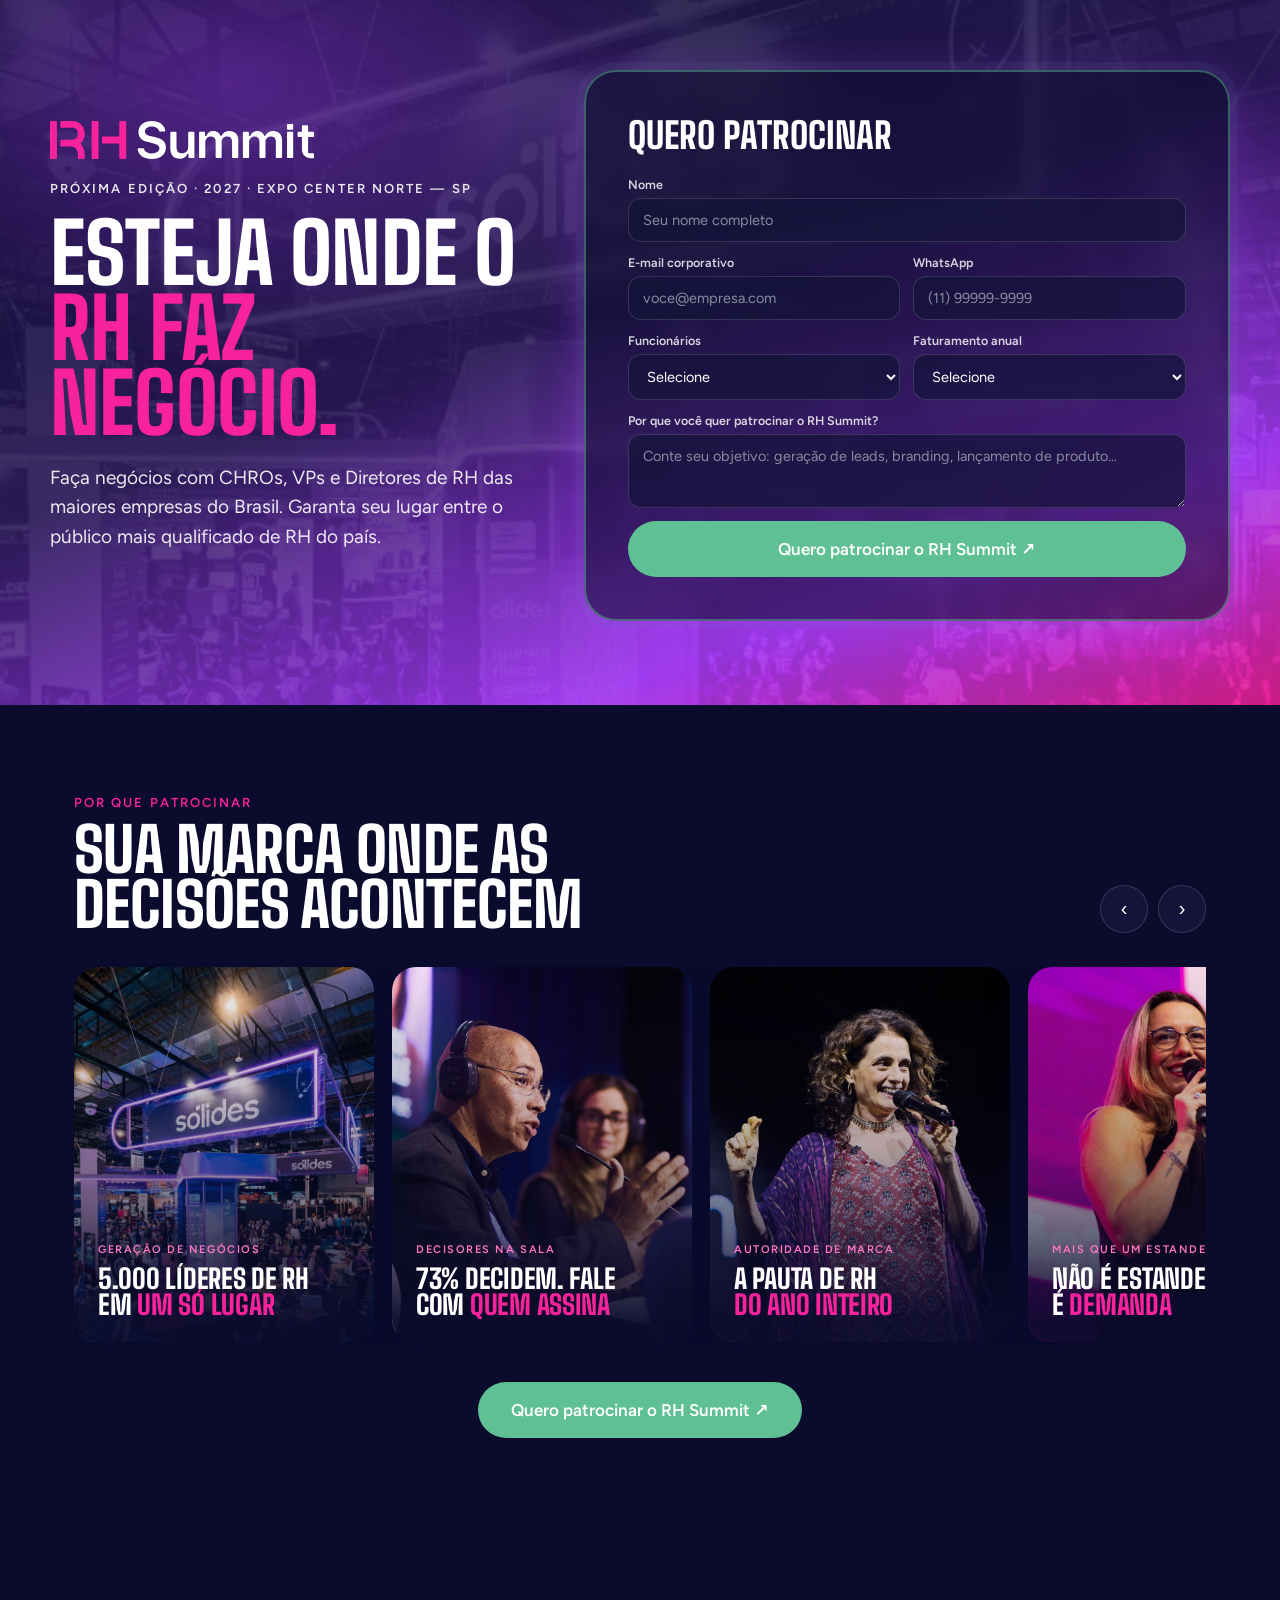
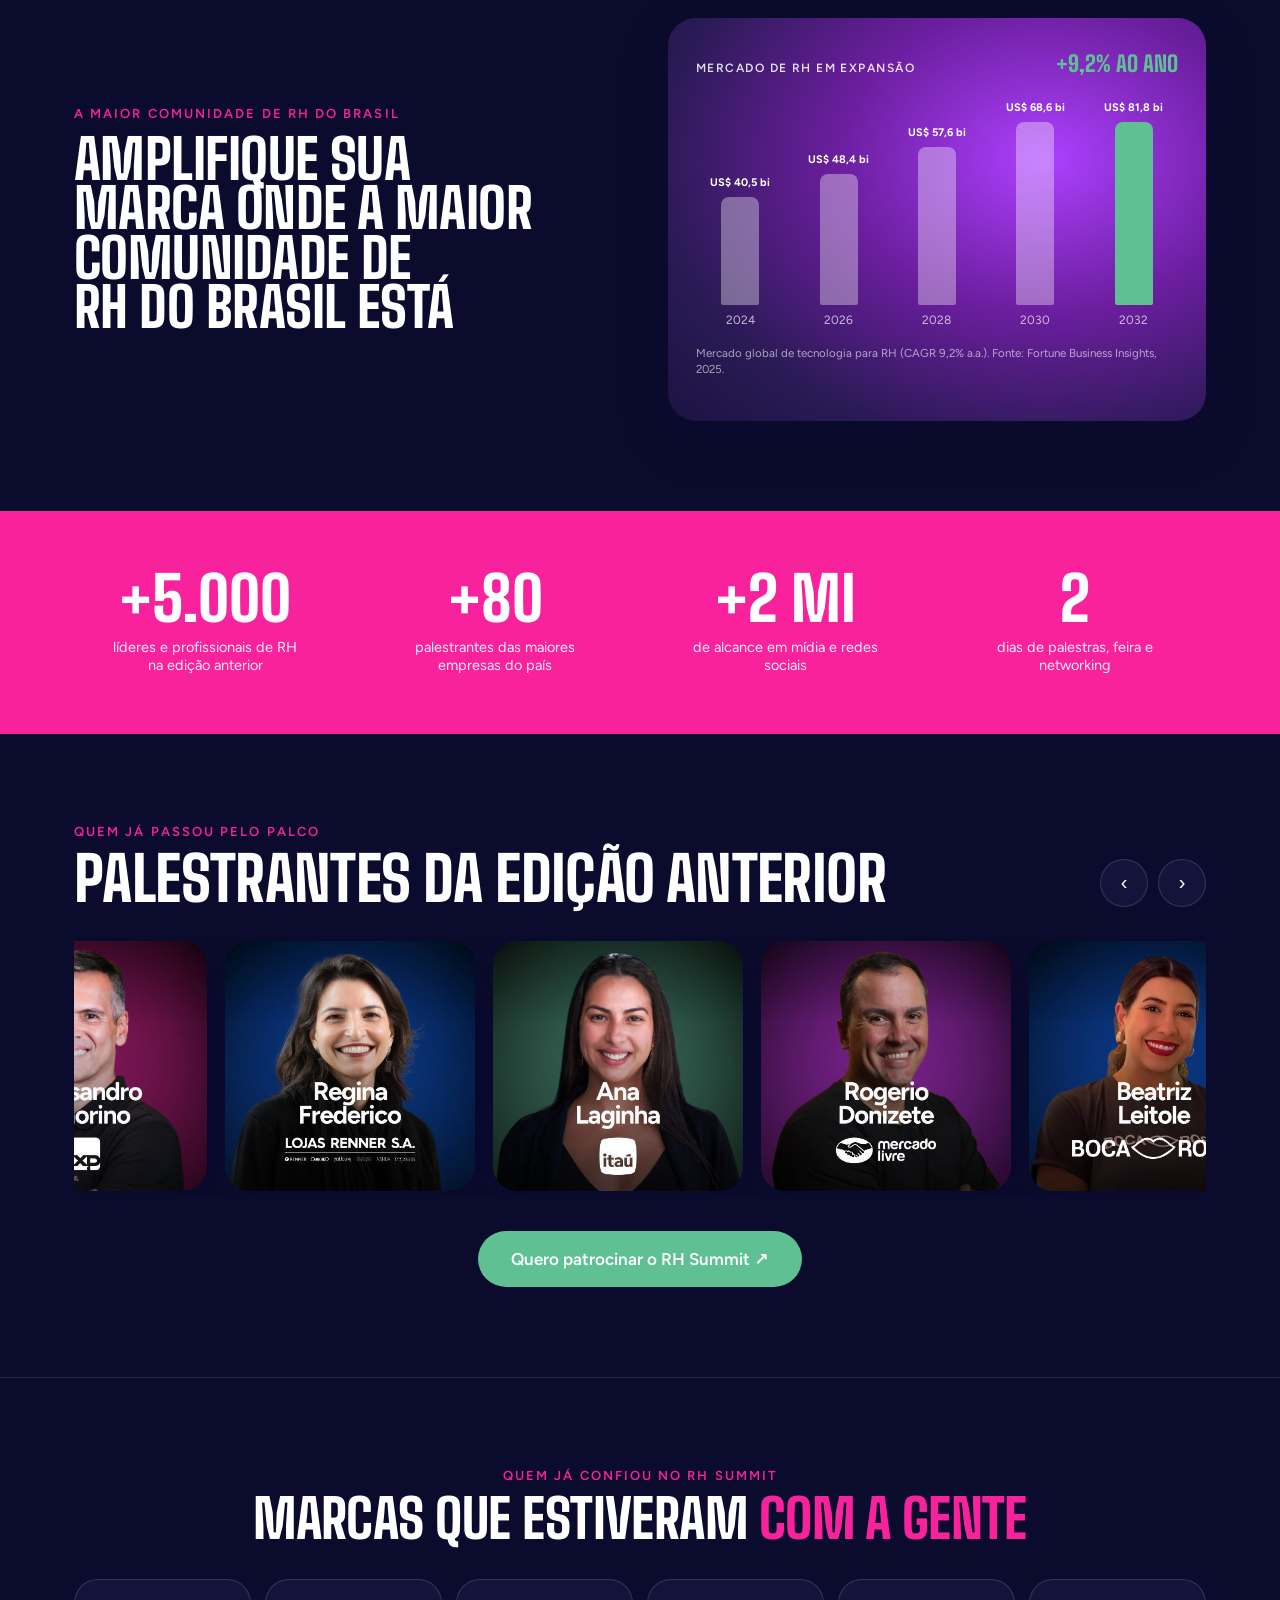
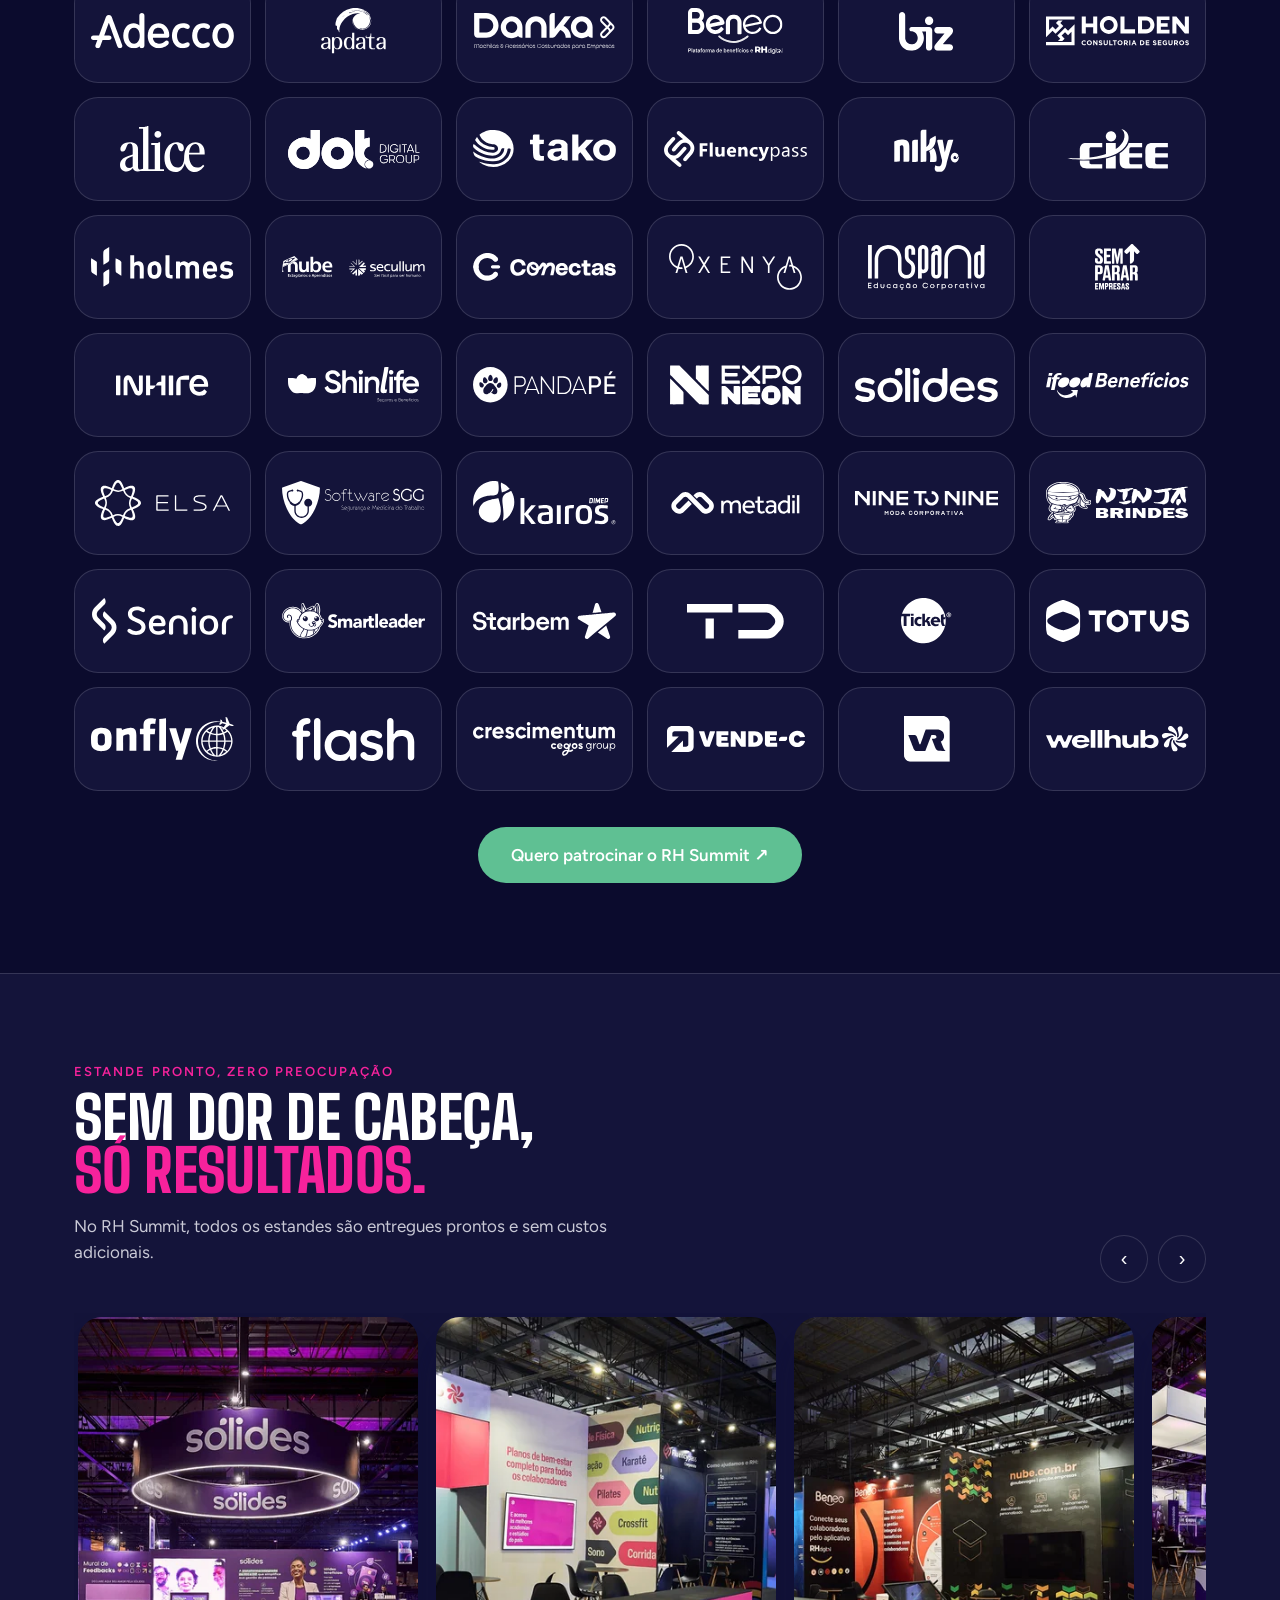
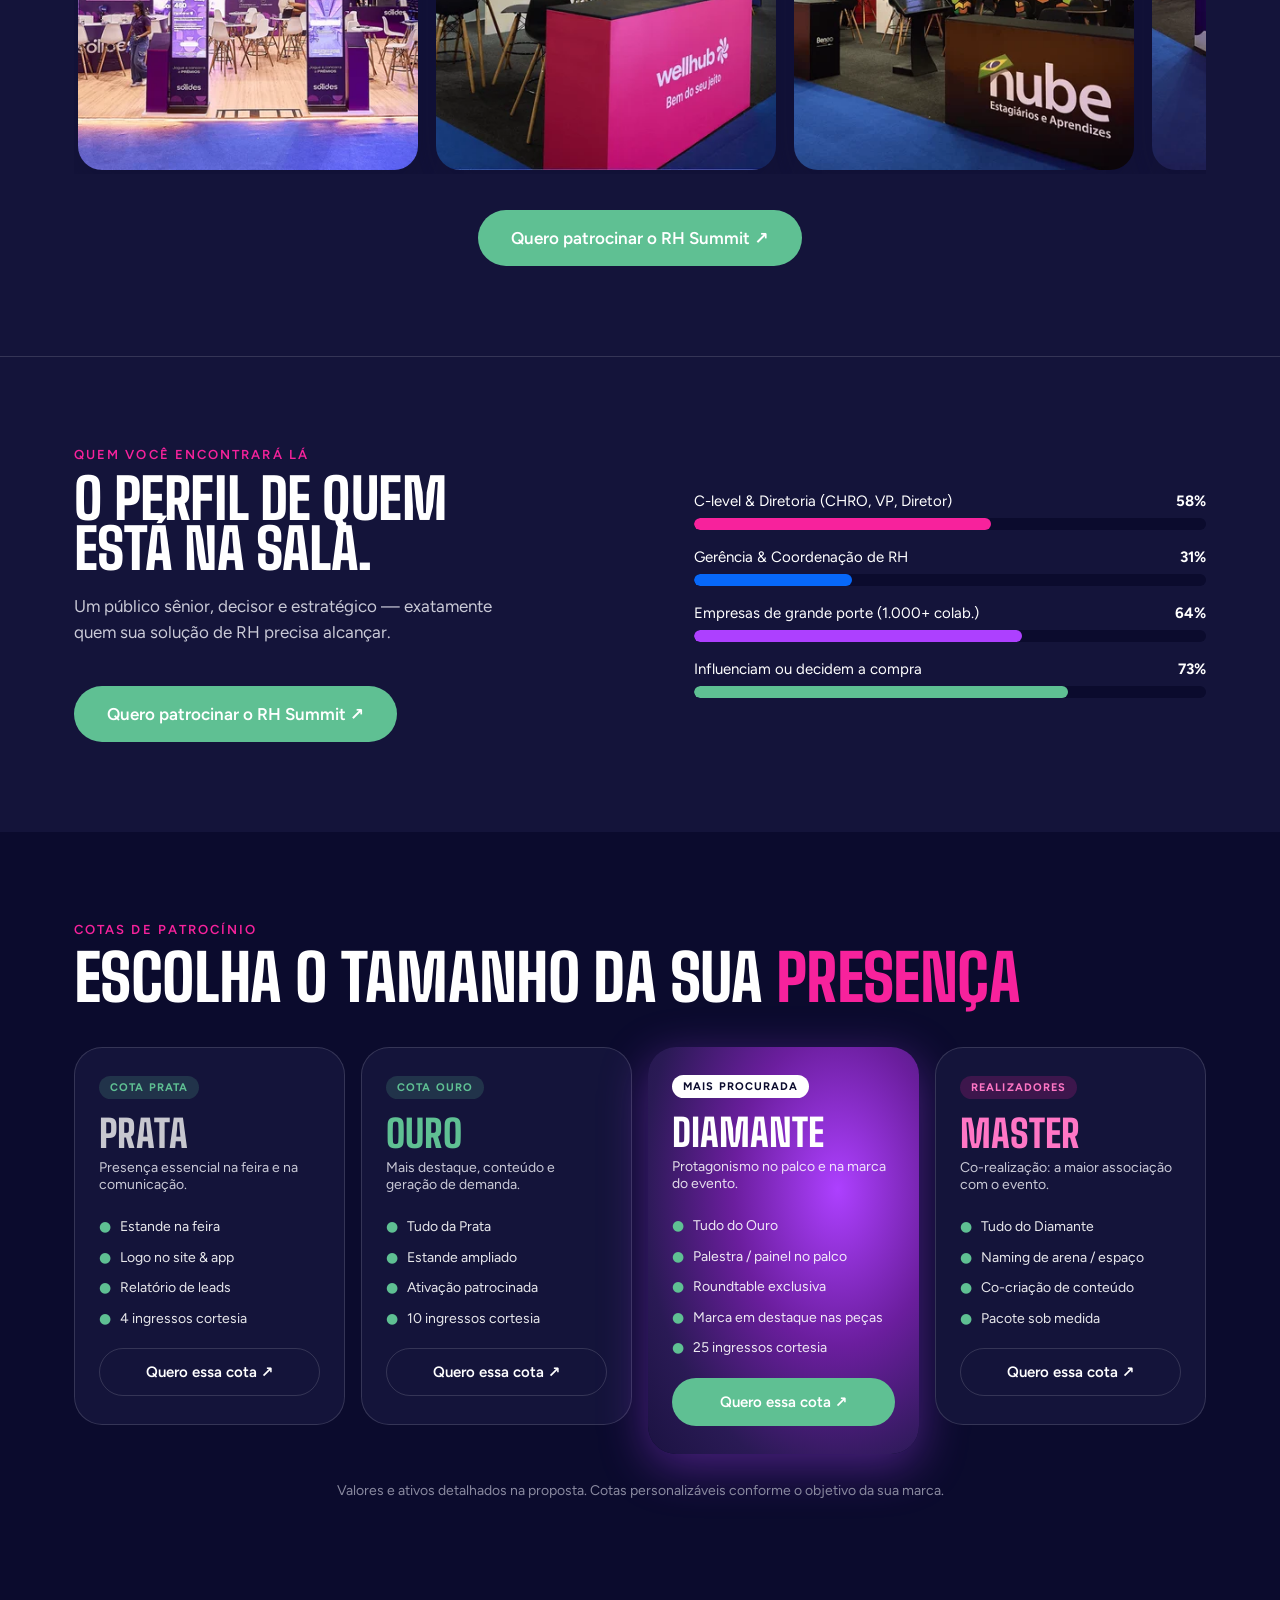
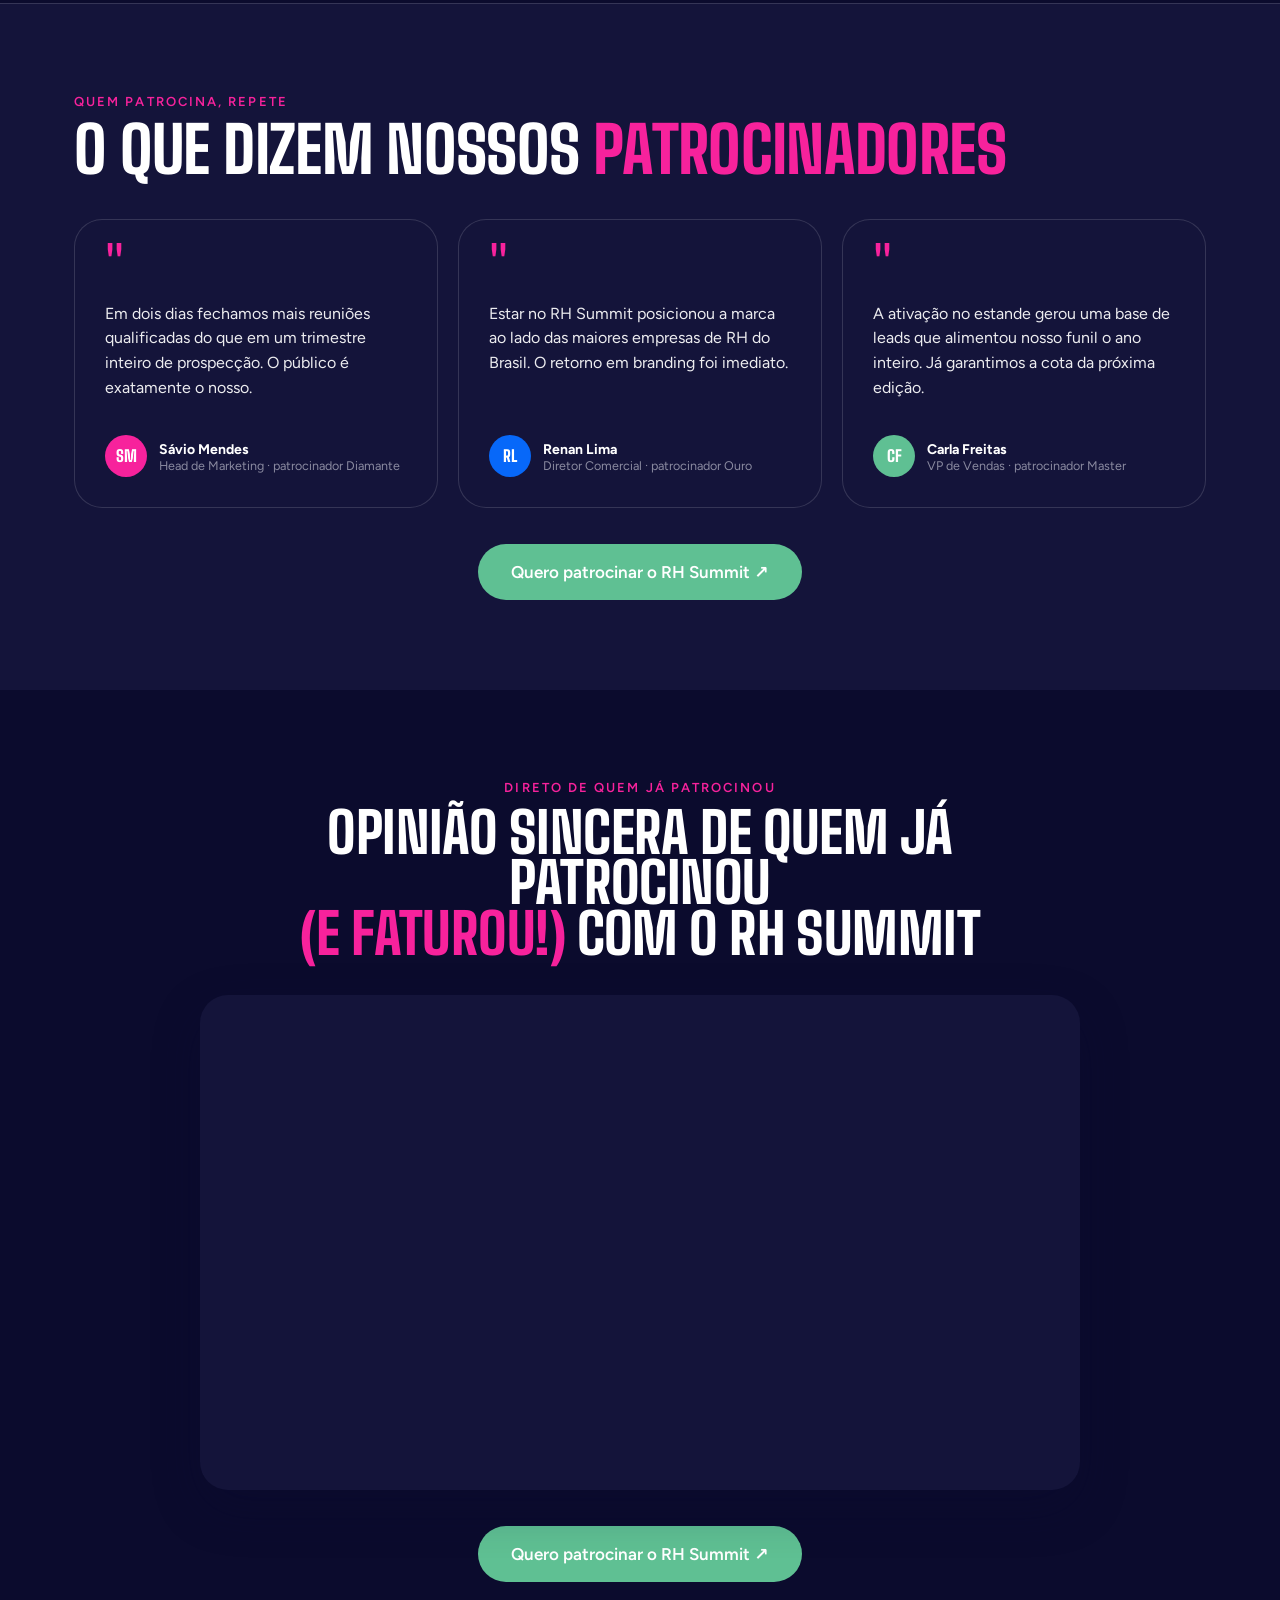
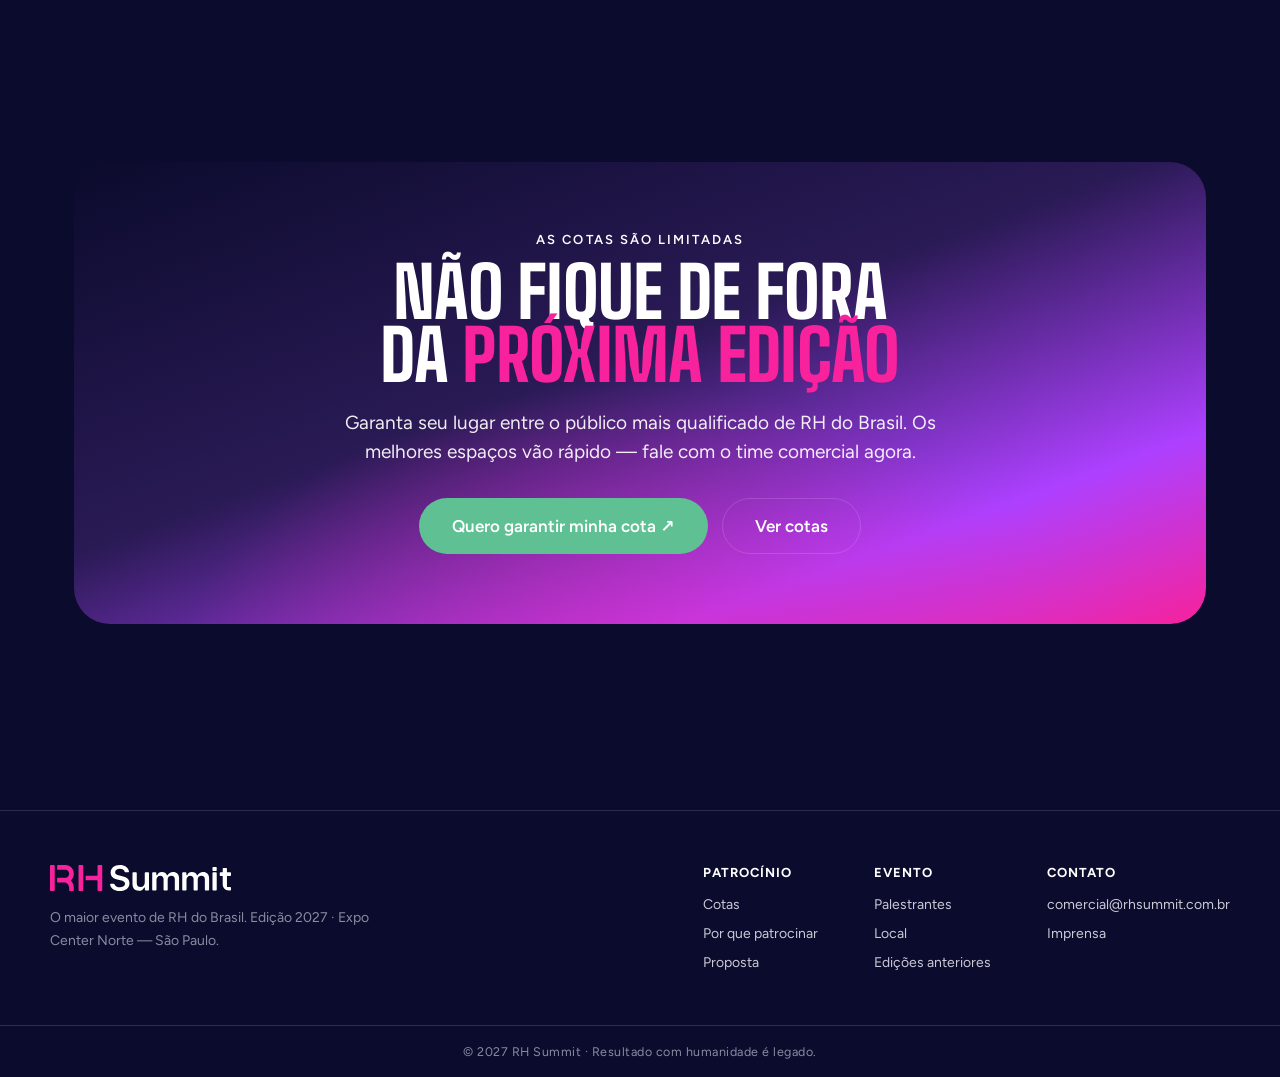
<file: index.html>
<!DOCTYPE html>
<html lang="pt-BR"><head>
<meta charset="UTF-8">
<meta name="viewport" content="width=device-width, initial-scale=1">
<title>Seja Patrocinador — RH Summit 2027</title>
<link rel="stylesheet" href="fonts.css">
<link rel="stylesheet" href="styles.css">
</head>
<body>

<!-- Hero + form -->
<section class="hero" id="top">
  <div class="hero-bg"></div>
  <div class="hero-photo"></div>
  <div class="hero-glow"></div>
  <div class="wrap hero-inner">
    <div>
      <img src="assets/misc/asset-0.svg" alt="RH Summit" class="hero-logo">
      <div class="eyebrow" style="color:rgba(255,255,255,.9)">Próxima edição · 2027 · Expo Center Norte — SP</div>
      <h1 class="display" style="font-size:clamp(46px,6.5vw,96px); margin-top:20px;">
        Esteja onde o<br><span class="pink">RH faz negócio.</span>
      </h1>
      <p class="lead" style="max-width:520px; margin-top:22px; color:rgba(255,255,255,.9)">
        Faça negócios com CHROs, VPs e Diretores de RH das maiores empresas do Brasil.
        Garanta seu lugar entre o público mais qualificado de RH do país.
      </p>
    </div>

    <div class="formcard formcard-feat" id="lead">
      <h3>Quero patrocinar</h3>
      <form id="leadForm" onsubmit="return submitLead(event)">
        <input type="hidden" name="cota" value="">
        <div class="field full"><label>Nome</label><input name="nome" placeholder="Seu nome completo" required></div>
        <div class="field"><label>E-mail corporativo</label><input name="email" type="email" placeholder="voce@empresa.com" required></div>
        <div class="field"><label>WhatsApp</label><input name="whatsapp" placeholder="(11) 99999-9999" required></div>
        <div class="field"><label>Funcionários</label>
          <select name="funcionarios" required>
            <option value="" selected disabled>Selecione</option>
            <option>1 — 50</option>
            <option>51 — 200</option>
            <option>201 — 1.000</option>
            <option>1.001 — 5.000</option>
            <option>5.000+</option>
          </select>
        </div>
        <div class="field"><label>Faturamento anual</label>
          <select name="faturamento" required>
            <option value="" selected disabled>Selecione</option>
            <option>Até R$ 5 mi</option>
            <option>R$ 5 mi — R$ 50 mi</option>
            <option>R$ 50 mi — R$ 300 mi</option>
            <option>R$ 300 mi — R$ 1 bi</option>
            <option>R$ 1 bi+</option>
          </select>
        </div>
        <div class="field full"><label>Por que você quer patrocinar o RH Summit?</label>
          <textarea name="motivo" placeholder="Conte seu objetivo: geração de leads, branding, lançamento de produto…" required></textarea>
        </div>
        <div class="field full"><button type="submit" class="btn btn-action btn-lg" style="width:100%; justify-content:center">Quero patrocinar o RH Summit ↗</button></div>
      </form>
    </div>
  </div>
</section>

<!-- Motivos cards -->
<section class="sec-pad" id="motivos">
  <div class="wrap">
    <div class="car-head" style="gap: 20px">
      <div>
        <div class="eyebrow">Por que patrocinar</div>
        <h2 class="display" style="font-size:clamp(36px,4.8vw,64px); margin-top:12px">SUA MARCA ONDE AS<br>DECISÕES ACONTECEM</h2>
      </div>
      <div class="car-arrows">
        <button onclick="mvScroll(-1)" aria-label="Anterior">‹</button>
        <button onclick="mvScroll(1)" aria-label="Próximo">›</button>
      </div>
    </div>
    <div class="mv-track" id="mvTrack"></div>
    <div style="text-align:center; margin-top:36px">
      <button type="button" class="btn btn-action btn-lg" onclick="openLeadModal()">Quero patrocinar o RH Summit ↗</button>
    </div>
  </div>
</section>

<!-- Texto + imagem -->
<section class="sec-pad">
  <div class="wrap">
    <div class="ti-grid">
      <div>
        <div class="eyebrow">A maior comunidade de RH do Brasil</div>
        <h2 class="display" style="font-size: clamp(32px,4.3vw,58px); margin-top: 14px; color: rgb(255, 255, 255); font-family: &quot;Big Shoulders&quot;; font-weight: 800">Amplifique sua<br>marca onde a maior <span class="pink" style="color: rgb(255, 255, 255)">comunidade de<br>RH</span> do Brasil está </h2>
      </div>
      <div class="ti-img growth-chart" role="img" aria-label="Gráfico de crescimento do mercado global de tecnologia para RH, de US$ 40,5 bilhões em 2024 a US$ 81,8 bilhões em 2032">
        <div class="gc-head">
          <div class="gc-kicker">Mercado de RH em expansão</div>
          <div class="gc-title">+9,2% ao ano</div>
        </div>
        <div class="gc-bars">
          <div class="gc-bar"><span class="gc-val">US$ 40,5 bi</span><div class="gc-fill" style="height:48%"></div><span class="gc-yr">2024</span></div>
          <div class="gc-bar"><span class="gc-val">US$ 48,4 bi</span><div class="gc-fill" style="height:58%"></div><span class="gc-yr">2026</span></div>
          <div class="gc-bar"><span class="gc-val">US$ 57,6 bi</span><div class="gc-fill" style="height:70%"></div><span class="gc-yr">2028</span></div>
          <div class="gc-bar"><span class="gc-val">US$ 68,6 bi</span><div class="gc-fill" style="height:84%"></div><span class="gc-yr">2030</span></div>
          <div class="gc-bar"><span class="gc-val">US$ 81,8 bi</span><div class="gc-fill gc-fill-peak" style="height:100%"></div><span class="gc-yr">2032</span></div>
        </div>
        <p class="gc-source">Mercado global de tecnologia para RH (CAGR 9,2% a.a.). Fonte: Fortune Business Insights, 2025.</p>
      </div>
    </div>
  </div>
</section>

<!-- Big Numbers -->
<section class="stats-pink">
  <div class="wrap">
    <div class="stats-grid">
      <div class="stat"><div class="n">+5.000</div><div class="l">líderes e profissionais de RH na edição anterior</div></div>
      <div class="stat"><div class="n">+80</div><div class="l">palestrantes das maiores empresas do país</div></div>
      <div class="stat"><div class="n">+2 mi</div><div class="l">de alcance em mídia e redes sociais</div></div>
      <div class="stat"><div class="n">2</div><div class="l">dias de palestras, feira e networking</div></div>
    </div>
  </div>
</section>

<!-- Speakers carousel -->
<section class="sec-pad" id="palestrantes">
  <div class="wrap">
    <div class="car-head">
      <div>
        <div class="eyebrow">Quem já passou pelo palco</div>
        <h2 class="display" style="font-size:clamp(36px,4.8vw,64px); margin-top:12px">Palestrantes da edição anterior</h2>
      </div>
      <div class="car-arrows">
        <button onclick="spScroll(-1)" aria-label="Anterior">‹</button>
        <button onclick="spScroll(1)" aria-label="Próximo">›</button>
      </div>
    </div>
    <div class="sp-track" id="spTrack"></div>
    <div style="text-align:center; margin-top:36px">
      <button type="button" class="btn btn-action btn-lg" onclick="openLeadModal()">Quero patrocinar o RH Summit ↗</button>
    </div>
  </div>
</section>

<!-- Sponsors static grid -->
<section class="sec-pad" style="border-top:1px solid var(--border-on-dark)">
  <div class="wrap">
    <div class="kicker-h" style="text-align:center; margin-bottom:36px">
      <div class="eyebrow">Quem já confiou no RH Summit</div>
      <h2 class="display" style="font-size:clamp(32px,4.2vw,56px); margin-top:12px">Marcas que estiveram <span class="pink">com a gente</span></h2>
    </div>
    <div class="brand-grid" id="brandGrid"></div>
    <div style="text-align:center; margin-top:36px">
      <button type="button" class="btn btn-action btn-lg" onclick="openLeadModal()">Quero patrocinar o RH Summit ↗</button>
    </div>
  </div>
</section>

<!-- Estandes prontos carousel -->
<section class="sec-pad" style="background:var(--rh-navy-700); border-top:1px solid var(--border-on-dark)">
  <div class="wrap">
    <div class="car-head">
      <div style="max-width:680px">
        <div class="eyebrow">Estande pronto, zero preocupação</div>
        <h2 class="display" style="font-size:clamp(34px,4.6vw,60px); margin-top:12px">Sem dor de cabeça,<br><span class="pink">só resultados.</span></h2>
        <p class="lead" style="margin-top:16px; font-size:17px; max-width:560px">No RH Summit, todos os estandes são entregues prontos e sem custos adicionais.</p>
      </div>
      <div class="car-arrows">
        <button onclick="stScroll(-1)" aria-label="Anterior">‹</button>
        <button onclick="stScroll(1)" aria-label="Próximo">›</button>
      </div>
    </div>
    <div class="mv-track" id="stTrack"></div>
    <div style="text-align:center; margin-top:36px">
      <button type="button" class="btn btn-action btn-lg" onclick="openLeadModal()">Quero patrocinar o RH Summit ↗</button>
    </div>
  </div>
</section>

<!-- Audience profile -->
<section class="sec-pad" style="background:var(--rh-navy-700); border-top:1px solid var(--border-on-dark)">
  <div class="wrap">
    <div class="profile">
      <div>
        <div class="eyebrow">Quem você encontrará lá</div>
        <h2 class="display" style="font-size:clamp(34px,4.5vw,56px); margin-top:12px">O perfil de quem<br>está na sala.</h2>
        <p class="lead" style="margin-top:18px; font-size:17px; max-width:440px">
          Um público sênior, decisor e estratégico — exatamente quem sua solução de RH precisa alcançar.
        </p>
        <button type="button" class="btn btn-action btn-lg" style="margin-top:24px" onclick="openLeadModal()">Quero patrocinar o RH Summit ↗</button>
      </div>
      <div class="bars">
        <div class="bar-row"><div class="top"><span>C-level &amp; Diretoria (CHRO, VP, Diretor)</span><b>58%</b></div><div class="track"><div class="fill" style="width:58%; background:var(--rh-pink)"></div></div></div>
        <div class="bar-row"><div class="top"><span>Gerência &amp; Coordenação de RH</span><b>31%</b></div><div class="track"><div class="fill" style="width:31%; background:var(--rh-blue)"></div></div></div>
        <div class="bar-row"><div class="top"><span>Empresas de grande porte (1.000+ colab.)</span><b>64%</b></div><div class="track"><div class="fill" style="width:64%; background:var(--rh-purple)"></div></div></div>
        <div class="bar-row"><div class="top"><span>Influenciam ou decidem a compra</span><b>73%</b></div><div class="track"><div class="fill" style="width:73%; background:var(--rh-green)"></div></div></div>
      </div>
    </div>
  </div>
</section>

<!-- Tiers -->
<section class="sec-pad" id="cotas">
  <div class="wrap">
    <div class="kicker-h">
      <div class="eyebrow">Cotas de patrocínio</div>
      <h2 class="display">Escolha o tamanho da sua <span class="pink">presença</span></h2>
    </div>
    <div class="tiers">
      <div class="tier">
        <span class="badge" style="background:rgba(95,192,147,.18); color:var(--rh-green)">Cota Prata</span>
        <h3 style="color:#C7C7CF">Prata</h3>
        <div class="desc">Presença essencial na feira e na comunicação.</div>
        <ul><li><span class="d">●</span>Estande na feira</li><li><span class="d">●</span>Logo no site &amp; app</li><li><span class="d">●</span>Relatório de leads</li><li><span class="d">●</span>4 ingressos cortesia</li></ul>
        <button type="button" class="btn btn-ghost" style="width:100%; justify-content:center; margin-top:20px" onclick="openLeadModal('Prata')">Quero essa cota ↗</button>
      </div>
      <div class="tier">
        <span class="badge" style="background:rgba(95,192,147,.18); color:var(--rh-green)">Cota Ouro</span>
        <h3 style="color:var(--rh-green)">Ouro</h3>
        <div class="desc">Mais destaque, conteúdo e geração de demanda.</div>
        <ul><li><span class="d">●</span>Tudo da Prata</li><li><span class="d">●</span>Estande ampliado</li><li><span class="d">●</span>Ativação patrocinada</li><li><span class="d">●</span>10 ingressos cortesia</li></ul>
        <button type="button" class="btn btn-ghost" style="width:100%; justify-content:center; margin-top:20px" onclick="openLeadModal('Ouro')">Quero essa cota ↗</button>
      </div>
      <div class="tier feat">
        <span class="badge" style="background:#fff; color:var(--rh-navy)">Mais procurada</span>
        <h3 style="color:#fff">Diamante</h3>
        <div class="desc" style="color:rgba(255,255,255,.85)">Protagonismo no palco e na marca do evento.</div>
        <ul><li><span class="d">●</span>Tudo do Ouro</li><li><span class="d">●</span>Palestra / painel no palco</li><li><span class="d">●</span>Roundtable exclusiva</li><li><span class="d">●</span>Marca em destaque nas peças</li><li><span class="d">●</span>25 ingressos cortesia</li></ul>
        <button type="button" class="btn btn-action" style="width:100%; justify-content:center; margin-top:20px" onclick="openLeadModal('Diamante')">Quero essa cota ↗</button>
      </div>
      <div class="tier">
        <span class="badge" style="background:rgba(247,34,156,.18); color:var(--rh-pink-light)">Realizadores</span>
        <h3 style="color:var(--rh-pink-light)">Master</h3>
        <div class="desc">Co-realização: a maior associação com o evento.</div>
        <ul><li><span class="d">●</span>Tudo do Diamante</li><li><span class="d">●</span>Naming de arena / espaço</li><li><span class="d">●</span>Co-criação de conteúdo</li><li><span class="d">●</span>Pacote sob medida</li></ul>
        <button type="button" class="btn btn-ghost" style="width:100%; justify-content:center; margin-top:20px" onclick="openLeadModal('Master')">Quero essa cota ↗</button>
      </div>
    </div>
    <p style="text-align:center; color:var(--text-muted); font-size:14px; margin-top:28px">Valores e ativos detalhados na proposta. Cotas personalizáveis conforme o objetivo da sua marca.</p>
  </div>
</section>

<!-- Testimonials -->
<section class="sec-pad" style="background:var(--rh-navy-700); border-top:1px solid var(--border-on-dark)">
  <div class="wrap">
    <div class="kicker-h">
      <div class="eyebrow">Quem patrocina, repete</div>
      <h2 class="display">O que dizem nossos <span class="pink">patrocinadores</span></h2>
    </div>
    <div class="quotes">
      <div class="quote">
        <div class="mark">"</div>
        <p>Em dois dias fechamos mais reuniões qualificadas do que em um trimestre inteiro de prospecção. O público é exatamente o nosso.</p>
        <div class="who"><div class="qav" style="background:var(--rh-pink)">SM</div><div><b>Sávio Mendes</b><span>Head de Marketing · patrocinador Diamante</span></div></div>
      </div>
      <div class="quote">
        <div class="mark">"</div>
        <p>Estar no RH Summit posicionou a marca ao lado das maiores empresas de RH do Brasil. O retorno em branding foi imediato.</p>
        <div class="who"><div class="qav" style="background:var(--rh-blue)">RL</div><div><b>Renan Lima</b><span>Diretor Comercial · patrocinador Ouro</span></div></div>
      </div>
      <div class="quote">
        <div class="mark">"</div>
        <p>A ativação no estande gerou uma base de leads que alimentou nosso funil o ano inteiro. Já garantimos a cota da próxima edição.</p>
        <div class="who"><div class="qav" style="background:var(--rh-green)">CF</div><div><b>Carla Freitas</b><span>VP de Vendas · patrocinador Master</span></div></div>
      </div>
    </div>
    <div style="text-align:center; margin-top:36px">
      <button type="button" class="btn btn-action btn-lg" onclick="openLeadModal()">Quero patrocinar o RH Summit ↗</button>
    </div>
  </div>
</section>

<!-- Depoimento em vídeo -->
<section class="sec-pad" id="depoimento-video">
  <div class="wrap">
    <div class="kicker-h" style="text-align:center; margin-bottom:36px">
      <div class="eyebrow">Direto de quem já patrocinou</div>
      <h2 class="display" style="font-size:clamp(32px,4.4vw,58px); margin-top:12px; max-width:820px; margin-left:auto; margin-right:auto">Opinião sincera de quem já patrocinou<br><span class="pink">(e faturou!)</span> com o RH Summit</h2>
    </div>
    <div class="video-frame">
      <iframe src="https://www.youtube.com/embed/Ix4ukGwbLLI" title="Depoimento de patrocinador do RH Summit" loading="lazy" allow="accelerometer; autoplay; clipboard-write; encrypted-media; gyroscope; picture-in-picture" allowfullscreen></iframe>
    </div>
    <div style="text-align:center; margin-top:36px">
      <button type="button" class="btn btn-action btn-lg" onclick="openLeadModal()">Quero patrocinar o RH Summit ↗</button>
    </div>
  </div>
</section>

<!-- Final CTA -->
<section class="sec-pad">
  <div class="wrap">
    <div class="final">
      <div class="glow"></div>
      <div style="position:relative">
        <div class="eyebrow" style="color:#fff">As cotas são limitadas</div>
        <h2 class="display" style="font-size:clamp(40px,5.5vw,80px); margin:14px 0 0">Não fique de fora<br>da <span class="pink">próxima edição</span></h2>
        <p class="lead" style="max-width:620px; margin:20px auto 0; color:rgba(255,255,255,.92)">
          Garanta seu lugar entre o público mais qualificado de RH do Brasil. Os melhores espaços vão rápido — fale com o time comercial agora.
        </p>
        <div style="margin-top:32px; display:flex; gap:14px; justify-content:center; flex-wrap:wrap">
          <button type="button" class="btn btn-action btn-lg" onclick="openLeadModal()">Quero garantir minha cota ↗</button>
          <a href="#cotas" class="btn btn-ghost btn-lg">Ver cotas</a>
        </div>
      </div>
    </div>
  </div>
</section>

<!-- Footer -->
<footer>
  <div class="wrap foot">
    <div>
      <img src="assets/misc/asset-0.svg" alt="RH Summit" style="height:26px">
      <p>O maior evento de RH do Brasil. Edição 2027 · Expo Center Norte — São Paulo.</p>
    </div>
    <div class="foot-cols">
      <div><div class="h">Patrocínio</div><ul><li><a href="#cotas">Cotas</a></li><li><a href="#motivos">Por que patrocinar</a></li><li><a href="#top">Proposta</a></li></ul></div>
      <div><div class="h">Evento</div><ul><li><a href="#palestrantes">Palestrantes</a></li><li><a href="#">Local</a></li><li><a href="#">Edições anteriores</a></li></ul></div>
      <div><div class="h">Contato</div><ul><li><a href="#">comercial@rhsummit.com.br</a></li><li><a href="#">Imprensa</a></li></ul></div>
    </div>
  </div>
  <div class="copy">© 2027 RH Summit · Resultado com humanidade é legado.</div>
</footer>

<!-- Modal de patrocínio (aberto pelos CTAs distribuídos pela página) -->
<div class="modal-overlay" id="leadModal" onclick="if(event.target===this) closeLeadModal()">
  <div class="modal-card formcard formcard-feat">
    <button type="button" class="modal-close" aria-label="Fechar" onclick="closeLeadModal()">✕</button>
    <h3>Quero patrocinar</h3>
    <form id="leadFormModal" onsubmit="return submitLead(event)">
      <input type="hidden" name="cota" value="">
      <div class="field full"><label>Nome</label><input name="nome" placeholder="Seu nome completo" required></div>
      <div class="field"><label>E-mail corporativo</label><input name="email" type="email" placeholder="voce@empresa.com" required></div>
      <div class="field"><label>WhatsApp</label><input name="whatsapp" placeholder="(11) 99999-9999" required></div>
      <div class="field"><label>Funcionários</label>
        <select name="funcionarios" required>
          <option value="" selected disabled>Selecione</option>
          <option>1 — 50</option>
          <option>51 — 200</option>
          <option>201 — 1.000</option>
          <option>1.001 — 5.000</option>
          <option>5.000+</option>
        </select>
      </div>
      <div class="field"><label>Faturamento anual</label>
        <select name="faturamento" required>
          <option value="" selected disabled>Selecione</option>
          <option>Até R$ 5 mi</option>
          <option>R$ 5 mi — R$ 50 mi</option>
          <option>R$ 50 mi — R$ 300 mi</option>
          <option>R$ 300 mi — R$ 1 bi</option>
          <option>R$ 1 bi+</option>
        </select>
      </div>
      <div class="field full"><label>Por que você quer patrocinar o RH Summit?</label>
        <textarea name="motivo" placeholder="Conte seu objetivo: geração de leads, branding, lançamento de produto…" required></textarea>
      </div>
      <div class="field full"><button type="submit" class="btn btn-action btn-lg" style="width:100%; justify-content:center">Quero patrocinar o RH Summit ↗</button></div>
    </form>
  </div>
</div>

<script src="app.js"></script>


</body></html>
</file>
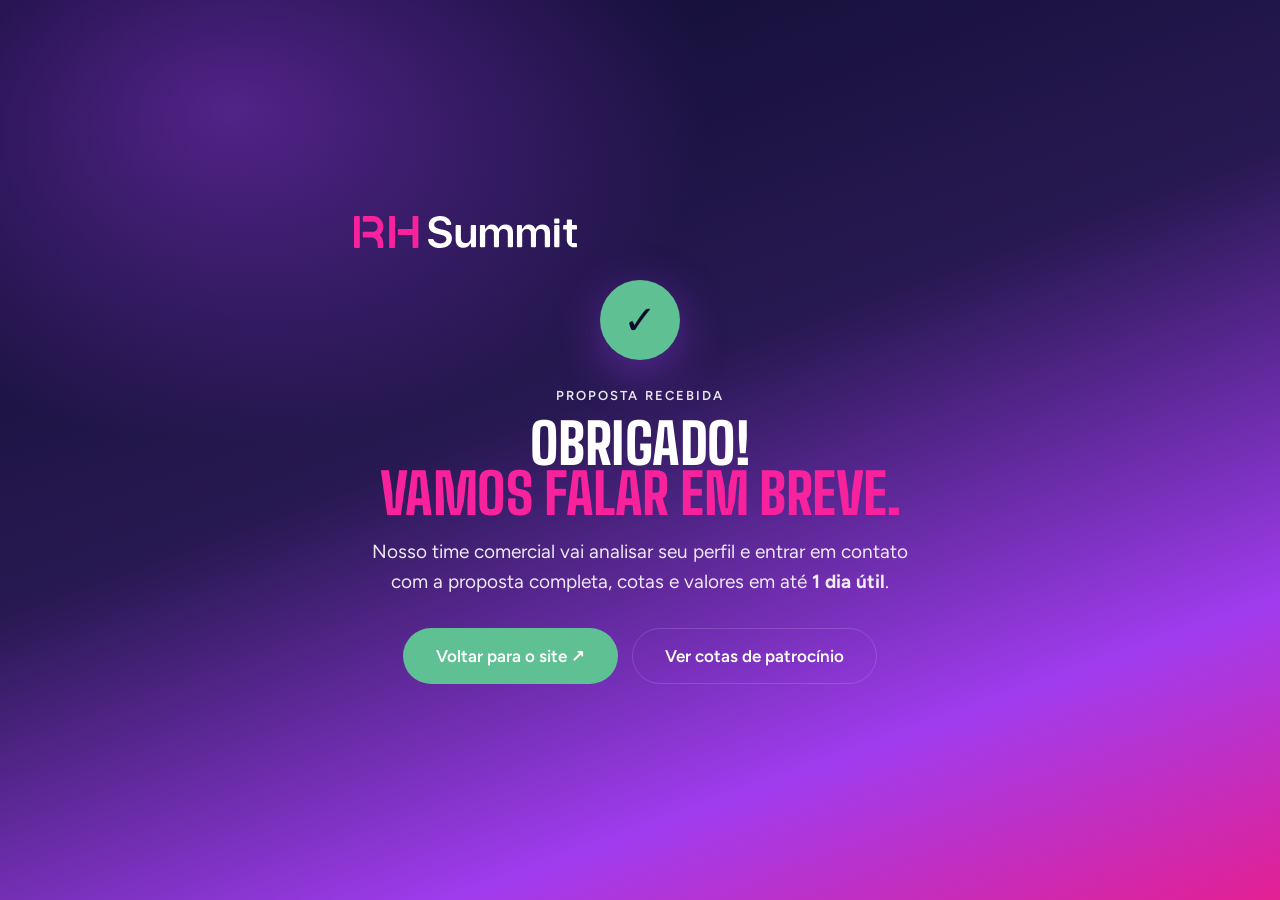
<file: obrigado.html>
<!DOCTYPE html>
<html lang="pt-BR"><head>
<meta charset="UTF-8">
<meta name="viewport" content="width=device-width, initial-scale=1">
<title>Recebemos sua proposta — RH Summit 2027</title>
<link rel="stylesheet" href="fonts.css">
<link rel="stylesheet" href="styles.css">
<style>
  .ty-hero { min-height: 100vh; display: flex; align-items: center; justify-content: center; text-align: center; padding: 40px 0; }
  .ty-card { max-width: 620px; padding: 0 24px; }
  .ty-check { width: 80px; height: 80px; border-radius: 50%; background: var(--rh-green); display: flex; align-items: center; justify-content: center; margin: 0 auto 28px; font-size: 40px; color: #0B0B2D; box-shadow: var(--glow-purple); }
  .ty-logo { height: 32px; width: auto; margin-bottom: 32px; }
  .ty-actions { margin-top: 32px; display: flex; gap: 14px; justify-content: center; flex-wrap: wrap; }
</style>
</head>
<body>

<section class="hero ty-hero">
  <div class="hero-bg"></div>
  <div class="hero-glow"></div>
  <div class="wrap ty-card" style="position:relative">
    <img src="assets/misc/asset-0.svg" alt="RH Summit" class="ty-logo">
    <div class="ty-check">✓</div>
    <div class="eyebrow" style="color:rgba(255,255,255,.9)">Proposta recebida</div>
    <h1 class="display" style="font-size:clamp(34px,5vw,56px); margin-top:16px">
      Obrigado<span id="tyNome">!</span><br><span class="pink">vamos falar em breve.</span>
    </h1>
    <p class="lead" style="margin-top:18px; color:rgba(255,255,255,.9)">
      Nosso time comercial vai analisar seu perfil e entrar em contato com a proposta completa,
      cotas e valores em até <strong>1 dia útil</strong>.
    </p>
    <div class="ty-actions">
      <a href="index.html" class="btn btn-action btn-lg">Voltar para o site ↗</a>
      <a href="index.html#cotas" class="btn btn-ghost btn-lg">Ver cotas de patrocínio</a>
    </div>
  </div>
</section>

<script>
  const params = new URLSearchParams(window.location.search);
  const nome = params.get('nome');
  if (nome) {
    document.getElementById('tyNome').textContent = ', ' + decodeURIComponent(nome) + '!';
  }
</script>

</body></html>
</file>
<file: fonts.css>
RH Summit Design System — global entry point.
   Consumers link THIS file only. It is a manifest of @import lines.
   =========================================================================== */

/* ===========================================================================
   RH Summit — Fonts
   Display: Big Shoulders (self-hosted, condensed grotesque, UPPERCASE display)
   Body:    Figtree (geometric humanist sans — Google Fonts)
   =========================================================================== */

/* latin-ext */
@font-face {
  font-family: 'Figtree';
  font-style: italic;
  font-weight: 300 900;
  font-display: swap;
  src: url("fonts/font-1.woff2") format('woff2');
  unicode-range: U+0100-02BA, U+02BD-02C5, U+02C7-02CC, U+02CE-02D7, U+02DD-02FF, U+0304, U+0308, U+0329, U+1D00-1DBF, U+1E00-1E9F, U+1EF2-1EFF, U+2020, U+20A0-20AB, U+20AD-20C0, U+2113, U+2C60-2C7F, U+A720-A7FF;
}
/* latin */
@font-face {
  font-family: 'Figtree';
  font-style: italic;
  font-weight: 300 900;
  font-display: swap;
  src: url("fonts/font-2.woff2") format('woff2');
  unicode-range: U+0000-00FF, U+0131, U+0152-0153, U+02BB-02BC, U+02C6, U+02DA, U+02DC, U+0304, U+0308, U+0329, U+2000-206F, U+20AC, U+2122, U+2191, U+2193, U+2212, U+2215, U+FEFF, U+FFFD;
}
/* latin-ext */
@font-face {
  font-family: 'Figtree';
  font-style: normal;
  font-weight: 300 900;
  font-display: swap;
  src: url("fonts/font-3.woff2") format('woff2');
  unicode-range: U+0100-02BA, U+02BD-02C5, U+02C7-02CC, U+02CE-02D7, U+02DD-02FF, U+0304, U+0308, U+0329, U+1D00-1DBF, U+1E00-1E9F, U+1EF2-1EFF, U+2020, U+20A0-20AB, U+20AD-20C0, U+2113, U+2C60-2C7F, U+A720-A7FF;
}
/* latin */
@font-face {
  font-family: 'Figtree';
  font-style: normal;
  font-weight: 300 900;
  font-display: swap;
  src: url("fonts/font-4.woff2") format('woff2');
  unicode-range: U+0000-00FF, U+0131, U+0152-0153, U+02BB-02BC, U+02C6, U+02DA, U+02DC, U+0304, U+0308, U+0329, U+2000-206F, U+20AC, U+2122, U+2191, U+2193, U+2212, U+2215, U+FEFF, U+FFFD;
}


@font-face {
  font-family: 'Big Shoulders';
  src: url("fonts/font-5.ttf") format('truetype');
  font-weight: 300;
  font-style: normal;
  font-display: swap;
}
@font-face {
  font-family: 'Big Shoulders';
  src: url("fonts/font-6.ttf") format('truetype');
  font-weight: 400;
  font-style: normal;
  font-display: swap;
}
@font-face {
  font-family: 'Big Shoulders';
  src: url("fonts/font-7.ttf") format('truetype');
  font-weight: 500;
  font-style: normal;
  font-display: swap;
}
@font-face {
  font-family: 'Big Shoulders';
  src: url("fonts/font-8.ttf") format('truetype');
  font-weight: 600;
  font-style: normal;
  font-display: swap;
}
@font-face {
  font-family: 'Big Shoulders';
  src: url("fonts/font-9.ttf") format('truetype');
  font-weight: 700;
  font-style: normal;
  font-display: swap;
}
@font-face {
  font-family: 'Big Shoulders';
  src: url("fonts/font-10.ttf") format('truetype');
  font-weight: 800;
  font-style: normal;
  font-display: swap;
}
@font-face {
  font-family: 'Big Shoulders';
  src: url("fonts/font-11.ttf") format('truetype');
  font-weight: 900;
  font-style: normal;
  font-display: swap;
}

/* ===========================================================================
   RH Summit — Colors
   A high-energy, near-fluorescent palette on deep ink navy.
   Each hue ships a base + a tint/shade pair (taken straight from the brand
   guidelines, slide "CORES"). Pink is the hero; navy is the canvas.
   =========================================================================== */

:root {
  /* ---- Brand base hues (guideline swatches) ---- */
  --rh-pink:          #F7229C;   /* primary / hero */
  --rh-pink-light:    #FF76C5;
  --rh-blue:          #0768F9;
  --rh-blue-light:    #4BBBFA;
  --rh-purple:        #AD40FF;
  --rh-purple-light:  #CD8BFF;
  --rh-green:         #5FC093;   /* the "go" / success accent */
  --rh-green-deep:    #43906E;

  /* ---- Ink & neutrals ---- */
  --rh-navy:          #0B0B2D;   /* primary dark canvas */
  --rh-navy-700:      #14143A;   /* raised surface on navy */
  --rh-navy-600:      #1E1E4D;   /* hairline / border on navy */
  --rh-black:         #0C0C0C;
  --rh-gray-100:      #F4F4F6;
  --rh-gray-200:      #ECECEC;   /* light surface / chips */
  --rh-gray-400:      #C7C7CF;
  --rh-gray-600:      #6E6E7A;
  --rh-white:         #FFFFFF;

  /* ---- Signature gradients (mesh / spotlight) ---- */
  --rh-gradient-spotlight: radial-gradient(120% 120% at 70% 35%, #AD40FF 0%, #6B1E9E 32%, #2A1A55 60%, #0B0B2D 100%); /* @kind color */
  --rh-gradient-pink:      linear-gradient(135deg, #F7229C 0%, #AD40FF 100%); /* @kind color */
  --rh-gradient-confirmado:linear-gradient(90deg, #F7229C 0%, #AD40FF 60%, #6A4BE0 100%); /* @kind color */
  --rh-gradient-event:     linear-gradient(160deg, #0B0B2D 0%, #2A1A55 45%, #AD40FF 78%, #F7229C 100%); /* @kind color */

  /* =========================================================
     Semantic aliases — reference these in product UI
     ========================================================= */

  /* Surfaces */
  --surface-base:      var(--rh-navy);     /* app/page background */
  --surface-raised:    var(--rh-navy-700); /* cards on navy */
  --surface-card:      var(--rh-white);    /* light card */
  --surface-muted:     var(--rh-gray-200);
  --surface-inverse:   var(--rh-white);

  /* Text */
  --text-strong:       var(--rh-white);    /* on dark */
  --text-body:         #C9C9D6;            /* on dark, secondary */
  --text-muted:        #8A8AA0;            /* on dark, tertiary */
  --text-on-light:     var(--rh-navy);     /* on white */
  --text-on-light-mut: var(--rh-gray-600);
  --text-accent:       var(--rh-pink);

  /* Brand roles */
  --brand-primary:     var(--rh-pink);
  --brand-primary-ink: var(--rh-white);    /* text on pink */
  --brand-action:      var(--rh-green);    /* "Garanta seu ingresso" */
  --brand-action-ink:  var(--rh-white);

  /* Lines */
  --border-on-dark:    rgba(255,255,255,0.14);
  --border-on-light:   rgba(11,11,45,0.12);
  --focus-ring:        var(--rh-pink-light);

  /* Status (mapped onto brand hues) */
  --status-success:    var(--rh-green);
  --status-info:       var(--rh-blue);
  --status-accent:     var(--rh-purple);
}

/* ===========================================================================
   RH Summit — Typography
   Two-family system:
   • Display  → Big Shoulders, condensed, ALL CAPS, tight leading. Headlines,
     numerals, posters, badges, big statements.
   • Body     → Figtree, sentence case, comfortable leading. UI, paragraphs,
     labels, captions, buttons.
   =========================================================================== */

:root {
  /* Families */
  --font-display: 'Big Shoulders', 'Big Shoulders Display', 'Arial Narrow', sans-serif;
  --font-body:    'Figtree', system-ui, -apple-system, 'Segoe UI', sans-serif;

  /* Weights */
  --fw-light:     300; /* @kind font */
  --fw-regular:   400; /* @kind font */
  --fw-medium:    500; /* @kind font */
  --fw-semibold:  600; /* @kind font */
  --fw-bold:      700; /* @kind font */
  --fw-extrabold: 800; /* @kind font */
  --fw-black:     900; /* @kind font */

  /* Display scale (Big Shoulders) — condensed, so it runs large.
     Pair with var(--tracking-display) and line-height ~0.92. */
  --display-2xl:  clamp(64px, 12vw, 200px); /* @kind font */
  --display-xl:   clamp(48px, 8vw, 128px); /* @kind font */
  --display-lg:   72px;
  --display-md:   56px;
  --display-sm:   40px;
  --display-xs:   28px;

  /* Body / UI scale (Figtree) */
  --text-3xl:     32px;
  --text-2xl:     26px;
  --text-xl:      21px;
  --text-lg:      18px;
  --text-md:      16px;   /* base */
  --text-sm:      14px;
  --text-xs:      12px;
  --text-2xs:     10.5px;

  /* Line heights */
  --lh-display:   0.92; /* @kind other */
  --lh-tight:     1.1; /* @kind other */
  --lh-snug:      1.3; /* @kind other */
  --lh-normal:    1.5; /* @kind other */
  --lh-relaxed:   1.65; /* @kind other */

  /* Letter-spacing */
  --tracking-display: -0.01em;  /* @kind other */
  --tracking-tight:   -0.02em;  /* @kind other */
  --tracking-normal:  0;        /* @kind other */
  --tracking-wide:    0.04em;   /* @kind other */
  --tracking-eyebrow: 0.18em;   /* @kind other */
}

/* ---- Optional helper classes (consumers may use the tokens directly) ---- */
.rh-display {
  font-family: var(--font-display);
  font-weight: var(--fw-extrabold);
  line-height: var(--lh-display);
  letter-spacing: var(--tracking-display);
  text-transform: uppercase;
}
.rh-eyebrow {
  font-family: var(--font-body);
  font-weight: var(--fw-semibold);
  font-size: var(--text-xs);
  letter-spacing: var(--tracking-eyebrow);
  text-transform: uppercase;
}
.rh-body {
  font-family: var(--font-body);
  font-weight: var(--fw-regular);
  font-size: var(--text-md);
  line-height: var(--lh-normal);
}

/* ===========================================================================
   RH Summit — Spacing, radii, shadows, motion
   The brand leans on fully-rounded "pill / capsule" geometry. Radii run large.
   =========================================================================== */

:root {
  /* Spacing — 4px base grid */
  --space-0:   0;
  --space-1:   4px;
  --space-2:   8px;
  --space-3:   12px;
  --space-4:   16px;
  --space-5:   20px;
  --space-6:   24px;
  --space-8:   32px;
  --space-10:  40px;
  --space-12:  48px;
  --space-16:  64px;
  --space-20:  80px;
  --space-24:  96px;
  --space-32:  128px;

  /* Radii — the system is round. "pill" is a signature shape. */
  --radius-xs:   6px;
  --radius-sm:   10px;
  --radius-md:   16px;
  --radius-lg:   24px;
  --radius-xl:   32px;
  --radius-2xl:  44px;
  --radius-pill: 999px;   /* capsules, buttons, chips, header bar */
  --radius-card: 28px;    /* social posts & content cards */

  /* Border widths */
  --border-thin:   1px;
  --border-regular:1.5px;
  --border-thick:  2px;

  /* Shadows — restrained; the palette does the lifting.
     On light backgrounds, soft neutral. On navy, glows are colored. */
  --shadow-sm:   0 1px 2px rgba(11,11,45,0.10);
  --shadow-md:   0 8px 24px rgba(11,11,45,0.14);
  --shadow-lg:   0 24px 60px rgba(11,11,45,0.22);
  --shadow-card: 0 18px 48px rgba(11,11,45,0.30);
  --glow-pink:   0 12px 48px rgba(247,34,156,0.45);
  --glow-green:  0 12px 40px rgba(95,192,147,0.45);
  --glow-purple: 0 12px 48px rgba(173,64,255,0.40);

  /* Motion */
  --ease-out:    cubic-bezier(0.22, 1, 0.36, 1); /* @kind other */
  --ease-in-out: cubic-bezier(0.65, 0, 0.35, 1); /* @kind other */
  --dur-fast:    140ms; /* @kind other */
  --dur-base:    220ms; /* @kind other */
  --dur-slow:    420ms; /* @kind other */

  /* Layout */
  --container-max: 1200px; /* @kind spacing */
  --gutter:        24px; /* @kind spacing */
}
</file>
<file: styles.css>
* { box-sizing: border-box; }
  html { scroll-behavior: smooth; }
  body { margin: 0; font-family: var(--font-body); background: var(--rh-navy); color: #fff; -webkit-font-smoothing: antialiased; }
  ::selection { background: var(--rh-pink); color: #fff; }
  a { color: inherit; text-decoration: none; }
  img { display: block; }
  .wrap { max-width: 1180px; margin: 0 auto; padding-left: 24px; padding-right: 24px; }

  .display { font-family: var(--font-display); font-weight: 800; text-transform: uppercase; line-height: 0.9; letter-spacing: -0.01em; margin: 0; }
  .eyebrow { font-weight: 600; font-size: 13px; letter-spacing: 0.16em; text-transform: uppercase; color: var(--rh-pink); }
  .lead { font-size: 19px; line-height: 1.55; color: var(--text-body); }
  .pink { color: var(--rh-pink); }
  .green { color: var(--rh-green); }

  .btn { display: inline-flex; align-items: center; gap: 8px; font-weight: 600; font-size: 15px; padding: 14px 26px; border-radius: var(--radius-pill); cursor: pointer; border: 1.5px solid transparent; transition: filter .14s, transform .14s; white-space: nowrap; font-family: var(--font-body); }
  .btn:hover { filter: brightness(1.08); }
  .btn:active { transform: scale(.97); }
  .btn-action { background: var(--rh-green); color: #fff; }
  .btn-primary { background: var(--rh-pink); color: #fff; }
  .btn-ghost { background: transparent; color: #fff; border-color: var(--border-on-dark); }
  .btn-lg { font-size: 17px; padding: 17px 32px; }

  header { position: sticky; top: 0; z-index: 50; padding: 16px 0; background: linear-gradient(to bottom, rgba(11,11,45,.94), rgba(11,11,45,.5)); backdrop-filter: blur(10px); }
  .nav { display: flex; align-items: center; justify-content: space-between; border: 1.5px solid var(--border-on-dark); border-radius: var(--radius-pill); padding: 10px 12px 10px 22px; }
  .nav-links { display: flex; align-items: center; gap: 6px; }
  .nav-links a { font-size: 14px; color: var(--text-body); padding: 8px 14px; border-radius: var(--radius-pill); }
  .nav-links a:hover { color: #fff; }

  section { position: relative; }
  .sec-pad { padding: 90px 0; }
  .kicker-h { margin-bottom: 40px; }
  .kicker-h h2 { font-size: clamp(38px, 5vw, 68px); margin-top: 12px; }

  /* hero */
  .hero { position: relative; overflow: hidden; }
  .hero-bg { position: absolute; inset: 0; background: var(--rh-gradient-event); opacity: .92; }
  .hero-photo { position: absolute; inset: 0; background: url("assets/photos/feira.jpg") center/cover; opacity: .12; mix-blend-mode: luminosity; }
  .hero-glow { position: absolute; inset: 0; background: radial-gradient(60% 60% at 18% 12%, rgba(173,64,255,.4), transparent 62%); }
  .hero-inner { position: relative; padding: 70px 0 84px; display: grid; grid-template-columns: 0.85fr 1.15fr; gap: 56px; align-items: center; }
  .hero-logo { height: 38px; width: auto; margin-bottom: 22px; }

  /* lead form */
  .formcard { background: rgba(11,11,45,.55); border: 1.5px solid var(--border-on-dark); border-radius: 28px; padding: 30px; backdrop-filter: blur(8px); box-shadow: var(--shadow-card); }
  .formcard h3 { font-family: var(--font-display); font-weight: 800; text-transform: uppercase; font-size: 28px; margin: 0 0 4px; }
  .formcard .fsub { color: var(--text-body); font-size: 14px; margin: 0 0 20px; }
  .formcard-feat { padding: 42px; border-radius: 32px; border: 2px solid rgba(95,192,147,.45); box-shadow: var(--glow-purple), 0 0 0 8px rgba(95,192,147,.06); }
  .formcard-feat h3 { font-size: 36px; margin-bottom: 20px; }
  form { display: grid; grid-template-columns: 1fr 1fr; gap: 13px; margin-top: 18px; }
  .field { display: flex; flex-direction: column; gap: 6px; }
  .field.full { grid-column: span 2; }
  label { font-size: 12.5px; font-weight: 600; color: rgba(255,255,255,.82); }
  input, select, textarea { background: rgba(20,20,58,.7); border: 1.5px solid var(--border-on-dark); border-radius: 13px; padding: 12px 14px; color: #fff; font-size: 14.5px; font-family: var(--font-body); outline: none; width: 100%; }
  input:focus, select:focus, textarea:focus { border-color: var(--rh-pink-light); }
  input::placeholder, textarea::placeholder { color: var(--text-muted); }
  textarea { resize: vertical; min-height: 74px; }
  select option { color: #111; }

  /* big numbers (pink) */
  .stats-pink { background: var(--rh-pink); }
  .stats-grid { display: grid; grid-template-columns: repeat(4, 1fr); gap: 28px; padding: 60px 0; }
  .stat { text-align: center; display: flex; flex-direction: column; align-items: center; }
  .stat .n { font-family: var(--font-display); font-weight: 800; text-transform: uppercase; line-height: .9; font-size: clamp(42px, 4.8vw, 66px); color: #fff; }
  .stat .l { margin-top: 12px; font-size: 14.5px; color: rgba(255,255,255,.92); max-width: 200px; }

  /* speakers carousel */
  .car-head { display: flex; align-items: flex-end; justify-content: space-between; margin-bottom: 30px; gap: 20px; }
  .car-arrows { display: flex; gap: 10px; }
  .car-arrows button { width: 48px; height: 48px; border-radius: 50%; border: 1.5px solid var(--border-on-dark); background: var(--rh-navy-700); color: #fff; cursor: pointer; font-size: 20px; display: flex; align-items: center; justify-content: center; transition: background .15s; }
  .car-arrows button:hover { background: var(--rh-pink); border-color: var(--rh-pink); }
  .sp-track { display: flex; gap: 18px; overflow-x: hidden; scroll-behavior: smooth; padding: 4px; }
  .sp-card { flex: none; width: 250px; border-radius: var(--radius-lg); overflow: hidden; box-shadow: var(--shadow-card); }
  .sp-card img { width: 100%; height: 100%; object-fit: cover; display: block; }

  /* sponsors static grid */
  .brand-grid { display: grid; grid-template-columns: repeat(6, 1fr); gap: 14px; }
  .brand-cell { display: flex; align-items: center; justify-content: center; height: 104px; padding: 16px; border: 1px solid var(--border-on-dark); border-radius: var(--radius-lg); background: var(--rh-navy-700); transition: border-color .15s; }
  .brand-cell:hover { border-color: var(--rh-pink); }
  .brand-cell img { max-width: 100%; max-height: 46px; width: auto; height: auto; }
  .brand-cell span { font-family: var(--font-display); font-weight: 700; text-transform: uppercase; font-size: 22px; color: rgba(255,255,255,.78); letter-spacing: 0.02em; text-align: center; line-height: 1; }

  /* motivos cards (4:5, multiple visible) */
  .mv-track { display: flex; gap: 18px; overflow-x: auto; scroll-snap-type: x mandatory; padding: 4px; scrollbar-width: none; }
  .mv-track::-webkit-scrollbar { display: none; }
  .mv-card { flex: none; width: 300px; aspect-ratio: 4 / 5; position: relative; border-radius: var(--radius-lg); overflow: hidden; scroll-snap-align: start; box-shadow: var(--shadow-card); }
  .mv-card img { position: absolute; inset: 0; width: 100%; height: 100%; object-fit: cover; }
  .mv-card .scrim { position: absolute; inset: 0; background: linear-gradient(to top, rgba(11,11,45,.95) 6%, rgba(11,11,45,.3) 52%, rgba(11,11,45,.05) 100%); }
  .mv-card .body { position: absolute; left: 0; right: 0; bottom: 0; padding: 24px; }
  .mv-kick { font-weight: 600; font-size: 11px; letter-spacing: 0.14em; text-transform: uppercase; color: var(--rh-pink-light); margin-bottom: 10px; }
  .mv-title { font-family: var(--font-display); font-weight: 800; text-transform: uppercase; font-size: 27px; line-height: 0.96; letter-spacing: -0.01em; }
  .mv-title em { font-style: normal; color: var(--rh-pink); }

  /* text + image */
  .ti-grid { display: grid; grid-template-columns: 1fr 1fr; gap: 56px; align-items: center; }
  .ti-img { border-radius: var(--radius-card); overflow: hidden; box-shadow: var(--shadow-card); aspect-ratio: 4 / 3; }
  .ti-img img { width: 100%; height: 100%; object-fit: cover; }

  /* growth chart (mercado de RH) */
  .growth-chart { background: var(--rh-gradient-spotlight); padding: 32px 28px; display: flex; flex-direction: column; }
  .gc-head { display: flex; align-items: baseline; justify-content: space-between; gap: 12px; flex-wrap: wrap; }
  .gc-kicker { font-weight: 600; font-size: 12px; letter-spacing: 0.12em; text-transform: uppercase; color: rgba(255,255,255,.85); }
  .gc-title { font-family: var(--font-display); font-weight: 800; text-transform: uppercase; font-size: 22px; color: var(--rh-green); }
  .gc-bars { flex: 1; display: grid; grid-template-columns: repeat(5, 1fr); align-items: end; gap: 10px; margin-top: 24px; }
  .gc-bar { display: flex; flex-direction: column; align-items: center; justify-content: flex-end; height: 100%; gap: 8px; }
  .gc-val { font-size: 11px; color: #fff; font-weight: 700; white-space: nowrap; }
  .gc-fill { width: 100%; max-width: 38px; border-radius: 8px 8px 2px 2px; background: rgba(255,255,255,.35); }
  .gc-fill-peak { background: var(--rh-green); }
  .gc-yr { font-size: 12px; color: rgba(255,255,255,.7); }
  .gc-source { margin-top: 18px; font-size: 11.5px; color: rgba(255,255,255,.6); line-height: 1.4; }

  /* video testimonial */
  .video-frame { position: relative; max-width: 880px; margin: 0 auto; border-radius: var(--radius-card); overflow: hidden; box-shadow: var(--shadow-card); aspect-ratio: 16 / 9; background: var(--rh-navy-700); }
  .video-frame iframe { position: absolute; inset: 0; width: 100%; height: 100%; border: 0; }

  /* lead modal */
  .modal-overlay { position: fixed; inset: 0; background: rgba(5,5,20,.78); backdrop-filter: blur(4px); display: none; align-items: center; justify-content: center; padding: 24px; z-index: 1000; overflow-y: auto; }
  .modal-overlay.open { display: flex; }
  .modal-card { position: relative; width: 100%; max-width: 640px; max-height: 90vh; overflow-y: auto; margin: auto; }
  .modal-close { position: absolute; top: 18px; right: 18px; width: 36px; height: 36px; border-radius: 50%; border: 1.5px solid var(--border-on-dark); background: var(--rh-navy-700); color: #fff; cursor: pointer; font-size: 15px; display: flex; align-items: center; justify-content: center; }
  .modal-close:hover { background: var(--rh-pink); border-color: var(--rh-pink); }

  /* estandes cards (3:4) */
  .st-card { flex: none; width: 340px; aspect-ratio: 3 / 4; border-radius: var(--radius-lg); overflow: hidden; box-shadow: var(--shadow-card); }
  .st-card img { width: 100%; height: 100%; object-fit: cover; }

  /* profile bars */
  .profile { display: grid; grid-template-columns: 1.1fr 1fr; gap: 56px; align-items: center; }
  .bars { display: flex; flex-direction: column; gap: 18px; }
  .bar-row .top { display: flex; justify-content: space-between; font-size: 15px; margin-bottom: 8px; }
  .bar-row .top b { font-weight: 700; }
  .track { height: 12px; background: var(--rh-navy); border-radius: 999px; overflow: hidden; }
  .fill { height: 100%; border-radius: 999px; }

  /* tiers */
  .tiers { display: grid; grid-template-columns: repeat(4, 1fr); gap: 16px; align-items: start; }
  .tier { border-radius: var(--radius-card); padding: 28px 24px; border: 1px solid var(--border-on-dark); background: var(--rh-navy-700); }
  .tier.feat { background: var(--rh-gradient-spotlight); border: none; box-shadow: var(--glow-purple); }
  .tier .badge { display: inline-block; font-weight: 700; font-size: 11px; letter-spacing: .1em; text-transform: uppercase; padding: 5px 11px; border-radius: 999px; margin-bottom: 16px; }
  .tier h3 { font-family: var(--font-display); font-weight: 800; text-transform: uppercase; font-size: 38px; line-height: 1; margin: 0 0 6px; }
  .tier .desc { color: var(--text-body); font-size: 14px; min-height: 40px; margin-bottom: 18px; }
  .tier ul { list-style: none; padding: 0; margin: 0; display: flex; flex-direction: column; gap: 11px; }
  .tier li { display: flex; gap: 9px; font-size: 14px; color: rgba(255,255,255,.9); line-height: 1.4; }
  .tier li .d { color: var(--rh-green); flex: none; }

  /* testimonials */
  .quotes { display: grid; grid-template-columns: repeat(3, 1fr); gap: 20px; }
  .quote { background: var(--rh-navy-700); border: 1px solid var(--border-on-dark); border-radius: var(--radius-card); padding: 30px; display: flex; flex-direction: column; }
  .quote .mark { font-family: var(--font-display); font-size: 60px; line-height: .6; color: var(--rh-pink); height: 36px; }
  .quote p { font-size: 16px; line-height: 1.55; color: rgba(255,255,255,.92); flex: 1; }
  .quote .who { display: flex; align-items: center; gap: 12px; margin-top: 18px; }
  .quote .who b { font-size: 14px; font-weight: 700; }
  .quote .who span { font-size: 12.5px; color: var(--text-muted); display: block; }
  .qav { width: 42px; height: 42px; border-radius: 50%; display: flex; align-items: center; justify-content: center; font-family: var(--font-display); font-weight: 800; font-size: 16px; color: #fff; flex: none; }

  /* final cta */
  .final { position: relative; overflow: hidden; border-radius: 36px; padding: 70px 56px; text-align: center; background: var(--rh-gradient-event); }
  .final .glow { position: absolute; inset: 0; background: radial-gradient(70% 120% at 50% 120%, rgba(247,34,156,.55), transparent 60%); }

  footer { border-top: 1px solid var(--border-on-dark); margin-top: 96px; }
  .foot { display: flex; justify-content: space-between; gap: 32px; padding: 54px 0; flex-wrap: wrap; }
  .foot p { color: var(--text-muted); font-size: 14px; line-height: 1.6; max-width: 320px; margin: 16px 0 0; }
  .foot-cols { display: flex; gap: 56px; flex-wrap: wrap; }
  .foot-cols .h { font-weight: 700; font-size: 13px; letter-spacing: .08em; text-transform: uppercase; margin-bottom: 14px; }
  .foot-cols ul { list-style: none; padding: 0; margin: 0; display: flex; flex-direction: column; gap: 10px; }
  .foot-cols a { color: var(--text-body); font-size: 14px; }
  .copy { border-top: 1px solid var(--border-on-dark); padding: 18px 0; text-align: center; color: var(--text-muted); font-size: 12.5px; letter-spacing: .04em; }

  @media (max-width: 960px) {
    .hero-inner { grid-template-columns: 1fr; gap: 36px; }
    .stats-grid, .tiers, .quotes { grid-template-columns: repeat(2, 1fr); }
    .brand-grid { grid-template-columns: repeat(4, 1fr); }
    .profile, .ti-grid { grid-template-columns: 1fr; gap: 32px; }
    .formcard-feat { padding: 30px; }
    .formcard-feat h3 { font-size: 28px; }
  }
  @media (max-width: 600px) {
    form { grid-template-columns: 1fr; }
    .field.full { grid-column: span 1; }
    .stats-grid, .tiers, .quotes { grid-template-columns: 1fr; }
    .brand-grid { grid-template-columns: repeat(2, 1fr); }
    .formcard-feat { padding: 22px; border-radius: 24px; }
    .gc-bars { gap: 4px; }
    .gc-val { font-size: 9px; }
    .gc-yr { font-size: 10px; }
    .modal-card { max-height: 95vh; }
  }
</file>
